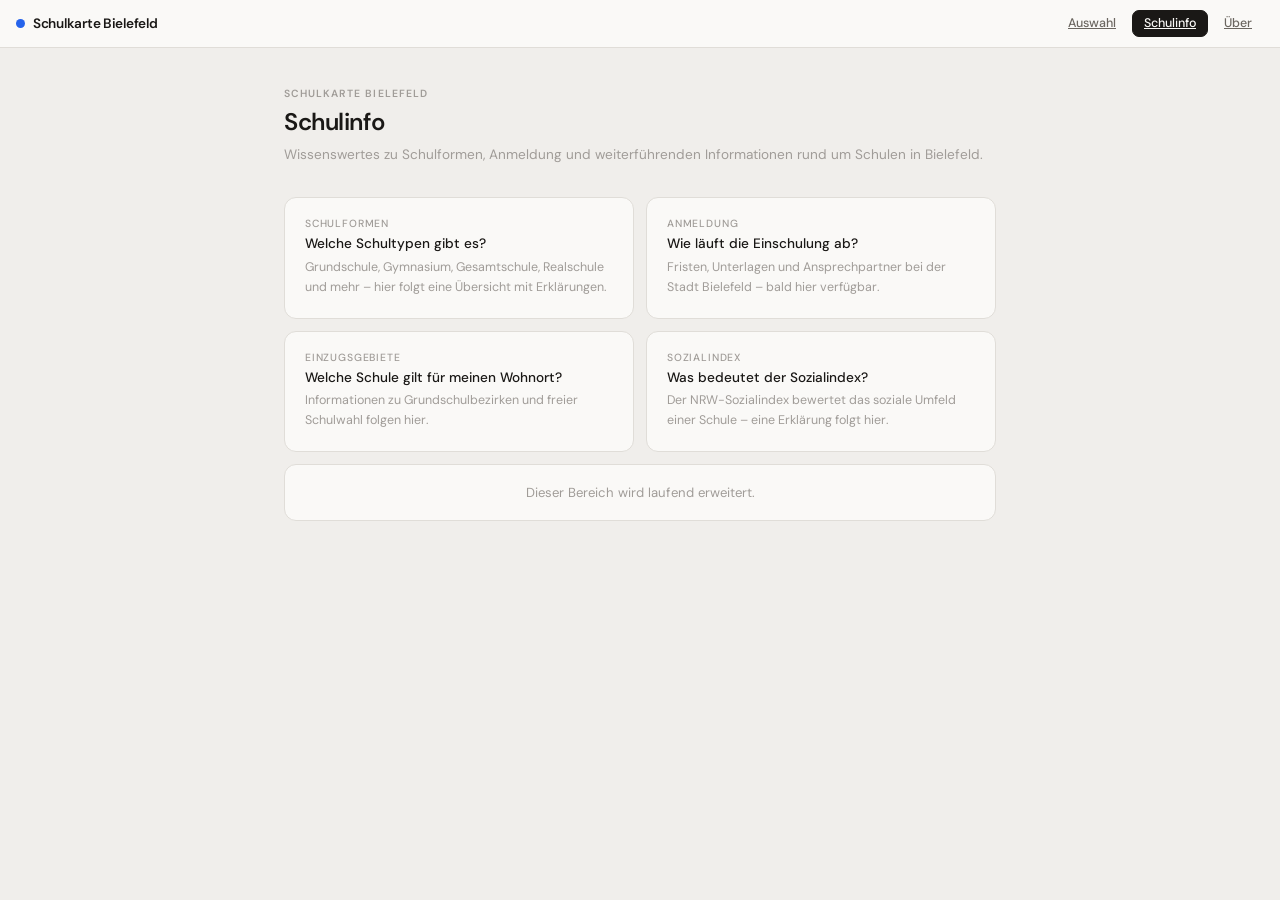
<file: bielefeld/schulinfo.html>
<!DOCTYPE html>
<html lang="de">
<head>
  <meta charset="UTF-8">
  <meta name="viewport" content="width=device-width, initial-scale=1.0">
  <title>Schulinfo – Schulkarte Bielefeld</title>

  <link rel="preconnect" href="https://fonts.googleapis.com">
  <link href="https://fonts.googleapis.com/css2?family=DM+Sans:wght@300;400;500;600&family=DM+Mono:wght@400;500&display=swap" rel="stylesheet">

  <link rel="stylesheet" href="../shared/css/tachyons.min.css">
  <link rel="stylesheet" href="../shared/css/styles.css">
</head>

<body style="min-height:100dvh;background:var(--bg);display:flex;flex-direction:column;">

  <!-- TOP NAV -->
  <nav id="topNav">
    <div class="topnav-left">
      <a href="index.html" class="topnav-home">
        <span class="topnav-dot"></span>
        <span class="topnav-title">Schulkarte Bielefeld</span>
      </a>
    </div>
    <div class="topnav-right">
      <a href="auswahl.html" class="topnav-btn">Auswahl</a>
      <a href="schulinfo.html" class="topnav-btn topnav-btn--active">Schulinfo</a>
      <a href="ueber.html" class="topnav-btn">Über</a>
    </div>
  </nav>

  <!-- CONTENT -->
  <main style="flex:1;max-width:760px;width:100%;margin:0 auto;padding:40px 24px;">

    <div style="margin-bottom:32px;">
      <div class="section-title">Schulkarte Bielefeld</div>
      <h1 style="font-size:1.5rem;font-weight:600;color:var(--text);
                 letter-spacing:-0.02em;margin:4px 0 8px;">Schulinfo</h1>
      <p style="font-size:0.85rem;color:var(--text-muted);line-height:1.6;margin:0;">
        Wissenswertes zu Schulformen, Anmeldung und weiterführenden Informationen
        rund um Schulen in Bielefeld.
      </p>
    </div>

    <div style="display:grid;grid-template-columns:1fr 1fr;gap:12px;margin-bottom:12px;">

      <div style="background:var(--sidebar-bg);border:1px solid var(--border);
                  border-radius:12px;padding:20px;">
        <div class="info-label" style="margin-bottom:6px;">Schulformen</div>
        <div style="font-size:0.85rem;font-weight:500;color:var(--text);margin-bottom:6px;">
          Welche Schultypen gibt es?
        </div>
        <div style="font-size:0.78rem;color:var(--text-muted);line-height:1.6;">
          Grundschule, Gymnasium, Gesamtschule, Realschule und mehr –
          hier folgt eine Übersicht mit Erklärungen.
        </div>
      </div>

      <div style="background:var(--sidebar-bg);border:1px solid var(--border);
                  border-radius:12px;padding:20px;">
        <div class="info-label" style="margin-bottom:6px;">Anmeldung</div>
        <div style="font-size:0.85rem;font-weight:500;color:var(--text);margin-bottom:6px;">
          Wie läuft die Einschulung ab?
        </div>
        <div style="font-size:0.78rem;color:var(--text-muted);line-height:1.6;">
          Fristen, Unterlagen und Ansprechpartner bei der Stadt Bielefeld –
          bald hier verfügbar.
        </div>
      </div>

      <div style="background:var(--sidebar-bg);border:1px solid var(--border);
                  border-radius:12px;padding:20px;">
        <div class="info-label" style="margin-bottom:6px;">Einzugsgebiete</div>
        <div style="font-size:0.85rem;font-weight:500;color:var(--text);margin-bottom:6px;">
          Welche Schule gilt für meinen Wohnort?
        </div>
        <div style="font-size:0.78rem;color:var(--text-muted);line-height:1.6;">
          Informationen zu Grundschulbezirken und freier Schulwahl
          folgen hier.
        </div>
      </div>

      <div style="background:var(--sidebar-bg);border:1px solid var(--border);
                  border-radius:12px;padding:20px;">
        <div class="info-label" style="margin-bottom:6px;">Sozialindex</div>
        <div style="font-size:0.85rem;font-weight:500;color:var(--text);margin-bottom:6px;">
          Was bedeutet der Sozialindex?
        </div>
        <div style="font-size:0.78rem;color:var(--text-muted);line-height:1.6;">
          Der NRW-Sozialindex bewertet das soziale Umfeld einer Schule –
          eine Erklärung folgt hier.
        </div>
      </div>

    </div>

    <div style="background:var(--sidebar-bg);border:1px solid var(--border);
                border-radius:12px;padding:20px;text-align:center;">
      <div style="font-size:0.82rem;color:var(--text-muted);">
        Dieser Bereich wird laufend erweitert.
      </div>
    </div>

  </main>

</body>
</html>
</file>
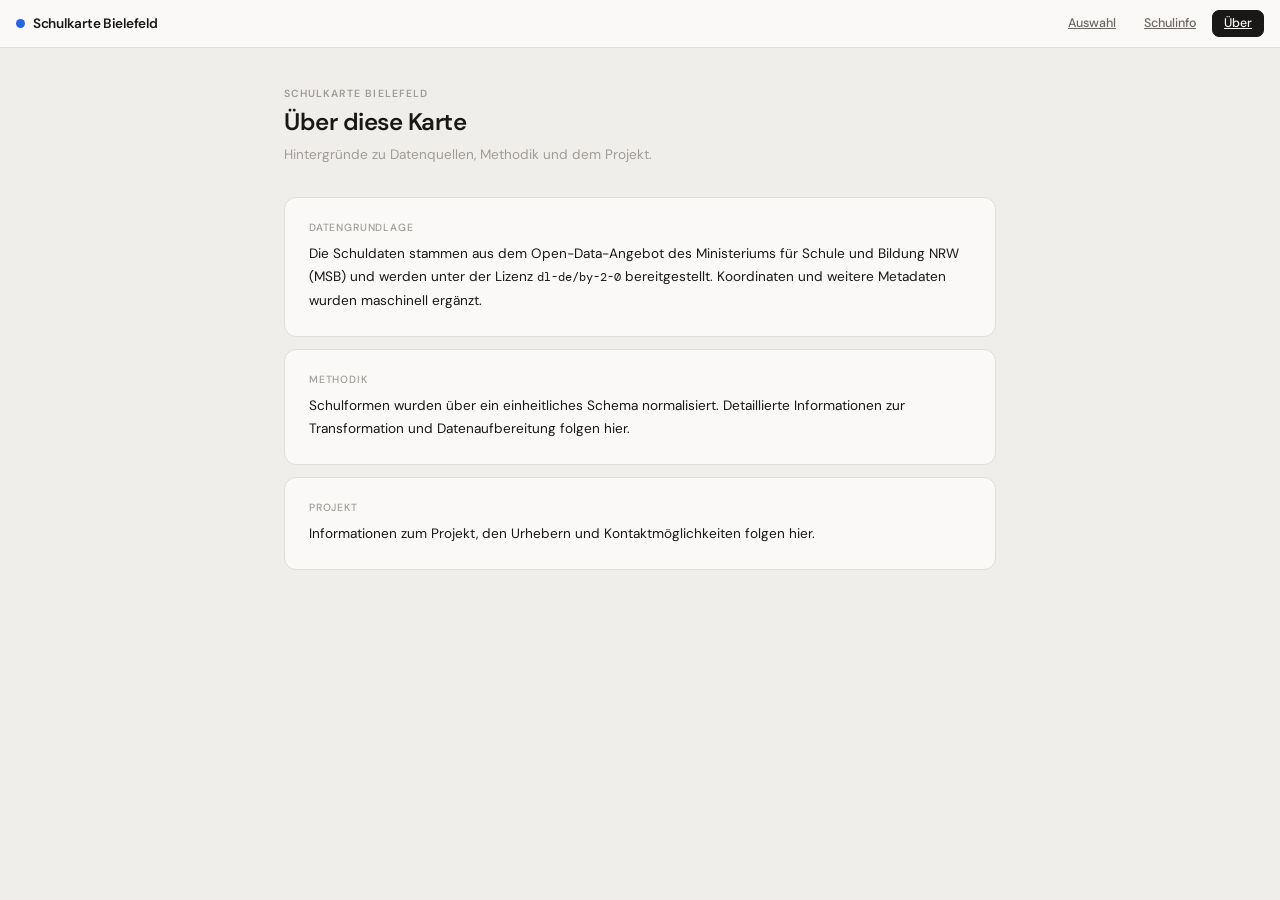
<file: bielefeld/ueber.html>
<!DOCTYPE html>
<html lang="de">
<head>
  <meta charset="UTF-8">
  <meta name="viewport" content="width=device-width, initial-scale=1.0">
  <title>Über – Schulkarte Bielefeld</title>

  <link rel="preconnect" href="https://fonts.googleapis.com">
  <link href="https://fonts.googleapis.com/css2?family=DM+Sans:wght@300;400;500;600&family=DM+Mono:wght@400;500&display=swap" rel="stylesheet">

  <link rel="stylesheet" href="../shared/css/tachyons.min.css">
  <link rel="stylesheet" href="../shared/css/styles.css">
</head>

<body style="min-height:100dvh;background:var(--bg);display:flex;flex-direction:column;">

  <!-- TOP NAV -->
  <nav id="topNav">
    <div class="topnav-left">
      <a href="index.html" class="topnav-home">
        <span class="topnav-dot"></span>
        <span class="topnav-title">Schulkarte Bielefeld</span>
      </a>
    </div>
    <div class="topnav-right">
      <a href="auswahl.html" class="topnav-btn">Auswahl</a>
      <a href="schulinfo.html" class="topnav-btn">Schulinfo</a>
      <a href="ueber.html" class="topnav-btn topnav-btn--active">Über</a>
    </div>
  </nav>

  <!-- CONTENT -->
  <main style="flex:1;max-width:760px;width:100%;margin:0 auto;padding:40px 24px;">

    <div style="margin-bottom:32px;">
      <div class="section-title">Schulkarte Bielefeld</div>
      <h1 style="font-size:1.5rem;font-weight:600;color:var(--text);
                 letter-spacing:-0.02em;margin:4px 0 8px;">Über diese Karte</h1>
      <p style="font-size:0.85rem;color:var(--text-muted);line-height:1.6;margin:0;">
        Hintergründe zu Datenquellen, Methodik und dem Projekt.
      </p>
    </div>

    <div style="display:flex;flex-direction:column;gap:12px;">

      <div style="background:var(--sidebar-bg);border:1px solid var(--border);
                  border-radius:12px;padding:24px;">
        <div class="info-label" style="margin-bottom:8px;">Datengrundlage</div>
        <div style="font-size:0.85rem;color:var(--text);line-height:1.7;">
          Die Schuldaten stammen aus dem Open-Data-Angebot des Ministeriums für
          Schule und Bildung NRW (MSB) und werden unter der Lizenz
          <span style="font-family:'DM Mono',monospace;font-size:0.78rem;">dl-de/by-2-0</span>
          bereitgestellt. Koordinaten und weitere Metadaten wurden maschinell ergänzt.
        </div>
      </div>

      <div style="background:var(--sidebar-bg);border:1px solid var(--border);
                  border-radius:12px;padding:24px;">
        <div class="info-label" style="margin-bottom:8px;">Methodik</div>
        <div style="font-size:0.85rem;color:var(--text);line-height:1.7;">
          Schulformen wurden über ein einheitliches Schema normalisiert.
          Detaillierte Informationen zur Transformation und Datenaufbereitung
          folgen hier.
        </div>
      </div>

      <div style="background:var(--sidebar-bg);border:1px solid var(--border);
                  border-radius:12px;padding:24px;">
        <div class="info-label" style="margin-bottom:8px;">Projekt</div>
        <div style="font-size:0.85rem;color:var(--text);line-height:1.7;">
          Informationen zum Projekt, den Urhebern und Kontaktmöglichkeiten
          folgen hier.
        </div>
      </div>

    </div>

  </main>

</body>
</html>
</file>
<file: shared/css/styles.css>
/* =============================================
   CSS CUSTOM PROPERTIES
   ============================================= */
:root {
  --bg: #f0eeeb;
  --sidebar-bg: #faf9f7;
  --border: #e0ddd8;
  --text: #1a1816;
  --text-secondary: #6b6660;
  --text-muted: #a09c98;
  --accent: #2563eb;
  --chip-bg: #eceae6;
  --chip-active: #1a1816;
  --chip-active-text: #faf9f7;

  --color-grundschule:   #2563eb;
  --color-gymnasium:     #7c3aed;
  --color-gesamtschule:  #059669;
  --color-hauptschule:   #0d9488;
  --color-realschule:    #0891b2;
  --color-sekundarschule:#047857;
  --color-foerderschule: #db2777;
  --color-berufsschule:  #d97706;
  --color-freie-schule:  #7c3aed;
  --color-andere:        #71717a;
}

/* =============================================
   BASE
   ============================================= */
*, *::before, *::after { box-sizing: border-box; }

html, body {
  margin: 0; padding: 0; height: 100%;
  font-family: 'DM Sans', sans-serif;
}

#map { height: 100%; width: 100%; }

/* =============================================
   SIDEBAR — desktop vs mobile
   ============================================= */

/* Desktop: static right column */
.sidebar-desktop {
  position: relative;
  z-index: 10;
}

/* Mobile (<60em = Tachyons -l breakpoint ≈ 960px, we use 640px) */
@media (max-width: 60em) {
  #sidebar {
    position: fixed !important;
    top: 0; right: 0; bottom: 0;
    z-index: 1500;
    transform: translateX(100%);
    transition: transform .25s cubic-bezier(.4,0,.2,1);
    box-shadow: -4px 0 24px rgba(0,0,0,.12);
  }
  #sidebar.open {
    transform: translateX(0);
  }
  /* Burger visible on mobile */
  #burgerBtn  { display: flex !important; }
  #sidebarCloseBtn { display: flex !important; }
}

aside::-webkit-scrollbar { width: 4px; }
aside::-webkit-scrollbar-track { background: transparent; }
aside::-webkit-scrollbar-thumb { background: var(--border); border-radius: 4px; }

/* =============================================
   TYPOGRAPHY HELPERS
   ============================================= */
h1, h2, h3, h4 { letter-spacing: -0.02em; }

.section-title {
  font-size: 0.65rem;
  font-weight: 600;
  text-transform: uppercase;
  letter-spacing: 0.1em;
  color: var(--text-muted);
  margin-bottom: 0.5rem;
}

.info-label {
  font-size: 0.65rem;
  font-weight: 500;
  text-transform: uppercase;
  letter-spacing: 0.08em;
  color: var(--text-muted);
  margin-bottom: 2px;
}

/* =============================================
   DIVIDER
   ============================================= */
.divider {
  height: 1px;
  background: var(--border);
  margin: 14px 0;
}

/* =============================================
   SEARCH
   ============================================= */
.search-wrap { position: relative; }

.search-icon {
  position: absolute;
  left: 10px; top: 50%;
  transform: translateY(-50%);
  color: var(--text-muted);
  pointer-events: none;
  font-size: 14px;
}

#searchInput {
  width: 100%;
  padding: 8px 10px 8px 32px;
  border: 1px solid var(--border);
  border-radius: 8px;
  background: white;
  font-family: 'DM Sans', sans-serif;
  font-size: 0.8rem;
  color: var(--text);
  outline: none;
  transition: border-color .15s;
}
#searchInput:focus       { border-color: var(--accent); }
#searchInput::placeholder { color: var(--text-muted); }

#resultCount {
  font-family: 'DM Mono', monospace;
  font-size: 0.7rem;
  color: var(--text-muted);
}
#resultCount span { color: var(--accent); font-weight: 500; }

/* =============================================
   YEAR BUTTONS
   ============================================= */
.year-btn {
  padding: 5px 12px;
  border-radius: 6px;
  font-size: 0.75rem;
  font-weight: 500;
  cursor: pointer;
  border: 1px solid var(--border);
  background: white;
  color: var(--text-secondary);
  transition: all .15s;
  white-space: nowrap;
  font-family: 'DM Sans', sans-serif;
}
.year-btn:hover  { border-color: var(--accent); color: var(--accent); }
.year-btn.active { background: var(--chip-active); border-color: var(--chip-active); color: var(--chip-active-text); }

/* =============================================
   FILTER CHIPS
   ============================================= */
.filter-chip {
  display: flex;
  align-items: center;
  gap: 8px;
  padding: 6px 10px;
  border-radius: 8px;
  cursor: pointer;
  font-size: 0.78rem;
  color: var(--text-secondary);
  transition: background .12s;
  border: none;
  background: none;
  width: 100%;
  font-family: 'DM Sans', sans-serif;
}
.filter-chip:hover        { background: var(--chip-bg); }
.filter-chip input        { display: none; }
.filter-chip.checked      { color: var(--text); }

.chip-dot {
  width: 10px; height: 10px;
  border-radius: 50%;
  flex-shrink: 0;
  opacity: 0.3;
  transition: opacity .15s;
}
.filter-chip.checked .chip-dot { opacity: 1; }

/* =============================================
   CARRIER CHIPS
   ============================================= */
.carrier-chip {
  display: flex;
  align-items: center;
  gap: 6px;
  padding: 5px 10px;
  border-radius: 6px;
  cursor: pointer;
  font-size: 0.75rem;
  color: var(--text-secondary);
  border: 1px solid var(--border);
  background: white;
  transition: all .15s;
  font-family: 'DM Sans', sans-serif;
}
.carrier-chip input   { display: none; }
.carrier-chip.checked { background: var(--chip-active); border-color: var(--chip-active); color: white; }

/* =============================================
   WATCHLIST FILTER BUTTON
   ============================================= */
.watchlist-filter-btn {
  display: flex;
  align-items: center;
  gap: 6px;
  padding: 7px 12px;
  border-radius: 8px;
  border: 1px solid var(--border);
  background: white;
  font-size: 0.75rem;
  font-family: 'DM Sans', sans-serif;
  color: var(--text-secondary);
  cursor: pointer;
  transition: all .15s;
}
.watchlist-filter-btn.active {
  background: #fef3c7;
  border-color: #d97706;
  color: #92400e;
  font-weight: 500;
}
.watchlist-badge {
  margin-left: auto;
  background: #d97706;
  color: white;
  font-size: 0.65rem;
  font-weight: 600;
  border-radius: 99px;
  padding: 1px 6px;
  min-width: 18px;
  text-align: center;
}

/* =============================================
   BOOKMARK BUTTON (inside overlay)
   ============================================= */
.bookmark-btn {
  display: inline-flex;
  align-items: center;
  gap: 5px;
  padding: 5px 10px;
  border-radius: 6px;
  border: 1px solid var(--border);
  background: white;
  font-size: 0.73rem;
  font-family: 'DM Sans', sans-serif;
  color: var(--text-secondary);
  cursor: pointer;
  transition: all .15s;
  white-space: nowrap;
}
.bookmark-btn:hover { border-color: var(--accent); color: var(--accent); }
.bookmark-btn.saved { background: #fef3c7; border-color: #d97706; color: #92400e; }
.bookmark-btn svg   { width: 13px; height: 13px; flex-shrink: 0; }

/* =============================================
   REMOVE / CLOSE BUTTON
   ============================================= */
.remove-btn {
  background: none;
  border: none;
  cursor: pointer;
  color: var(--text-muted);
  line-height: 1;
  padding: 2px 4px;
  flex-shrink: 0;
  transition: color .12s;
  font-family: 'DM Sans', sans-serif;
}
.remove-btn:hover { color: #dc2626; }

/* =============================================
   OVERLAY FOOTER LINKS
   ============================================= */
.overlay-link {
  font-size: 0.73rem;
  color: var(--text-muted);
  text-decoration: none;
}
.overlay-link.accent { color: var(--accent); }
.overlay-link:hover  { opacity: .75; }

/* =============================================
   OVERLAY CONTACT SUB-HEADER
   ============================================= */
.overlay-contact-item {
  font-size: 0.73rem;
  color: var(--text-secondary);
  text-decoration: none;
  white-space: nowrap;
}
.overlay-contact-link:hover { color: var(--accent); }

/* =============================================
   TOP NAV
   ============================================= */
#topNav {
  display: flex;
  align-items: center;
  justify-content: space-between;
  height: 48px;
  padding: 0 16px;
  background: var(--sidebar-bg);
  border-bottom: 1px solid var(--border);
  flex-shrink: 0;
  z-index: 600;
  gap: 12px;
}

.topnav-left {
  display: flex;
  align-items: center;
  gap: 8px;
  min-width: 0;
}

.topnav-home {
  display: flex;
  align-items: center;
  gap: 8px;
  text-decoration: none;
  min-width: 0;
}
.topnav-home:hover .topnav-title { color: var(--accent); }

.topnav-dot {
  width: 9px;
  height: 9px;
  border-radius: 50%;
  background: var(--accent);
  flex-shrink: 0;
}

.topnav-title {
  font-size: 0.85rem;
  font-weight: 600;
  color: var(--text);
  letter-spacing: -0.02em;
  white-space: nowrap;
  overflow: hidden;
  text-overflow: ellipsis;
}

.topnav-right {
  display: flex;
  align-items: center;
  gap: 4px;
  flex-shrink: 0;
}

.topnav-btn {
  display: inline-flex;
  align-items: center;
  gap: 5px;
  padding: 5px 11px;
  border-radius: 7px;
  border: 1px solid transparent;
  background: none;
  font-family: 'DM Sans', sans-serif;
  font-size: 0.78rem;
  font-weight: 500;
  color: var(--text-secondary);
  cursor: pointer;
  transition: all .15s;
  white-space: nowrap;
}
.topnav-btn:hover  { background: var(--chip-bg); color: var(--text); }
.topnav-btn.active,
.topnav-btn--active {
  background: var(--chip-active);
  color: var(--chip-active-text);
  border-color: var(--chip-active);
}
.topnav-btn.active .topnav-badge,
.topnav-btn--active .topnav-badge { background: rgba(255,255,255,.25); color: #fff; }

.topnav-badge {
  display: inline-flex;
  align-items: center;
  justify-content: center;
  min-width: 16px;
  height: 16px;
  padding: 0 4px;
  border-radius: 99px;
  background: #d97706;
  color: #fff;
  font-size: 0.6rem;
  font-weight: 700;
  line-height: 1;
}

/* =============================================
   NAV PANELS (float over map)
   ============================================= */
.nav-panel {
  position: absolute;
  top: 12px;
  left: 12px;
  width: min(480px, calc(100% - 24px));
  max-height: calc(100% - 24px);
  background: var(--sidebar-bg);
  border: 1px solid var(--border);
  border-radius: 14px;
  box-shadow: 0 8px 32px rgba(0,0,0,.14);
  z-index: 500;
  display: flex;
  flex-direction: column;
  overflow: hidden;
}

.nav-panel-header {
  display: flex;
  align-items: center;
  justify-content: space-between;
  padding: 14px 16px;
  border-bottom: 1px solid var(--border);
  flex-shrink: 0;
}

.nav-panel-title {
  font-size: 0.9rem;
  font-weight: 600;
  color: var(--text);
  letter-spacing: -0.01em;
}

.nav-panel-sub {
  font-size: 0.7rem;
  color: var(--text-muted);
  margin-top: 1px;
}

.nav-panel-body {
  overflow-y: auto;
  flex: 1;
  padding: 12px;
}

.nav-panel-placeholder {
  font-size: 0.8rem;
  color: var(--text-muted);
  line-height: 1.6;
  padding: 8px 4px;
}

/* =============================================
   AUSWAHL PAGE
   ============================================= */
.auswahl-card {
  background: var(--sidebar-bg);
  border: 1px solid var(--border);
  border-radius: 12px;
  box-shadow: 0 2px 12px rgba(0,0,0,.06);
  overflow: hidden;
  margin-bottom: 24px;
}

/* Map */
.auswahl-map {
  width: 100%;
  height: 200px;
  position: relative;
  overflow: hidden;
  background: #e8eef5;
}
.auswahl-map iframe {
  width: 100%;
  height: 100%;
  border: none;
  display: block;
}
.auswahl-map-pin {
  position: absolute;
  top: 10px;
  left: 10px;
  display: flex;
  align-items: center;
  gap: 5px;
  background: white;
  border-radius: 6px;
  padding: 4px 10px;
  font-size: 0.7rem;
  font-weight: 500;
  color: var(--text-secondary);
  box-shadow: 0 1px 6px rgba(0,0,0,.15);
  pointer-events: none;
}
.auswahl-map-dot {
  width: 8px;
  height: 8px;
  border-radius: 50%;
  background: var(--dot-color, var(--accent));
  flex-shrink: 0;
}

/* Card body */
.auswahl-body {
  padding: 20px 22px;
}

.auswahl-body-top {
  display: flex;
  align-items: flex-start;
  justify-content: space-between;
  gap: 12px;
  margin-bottom: 4px;
}

.auswahl-card-name {
  font-size: 1.05rem;
  font-weight: 600;
  color: var(--text);
  line-height: 1.25;
  letter-spacing: -0.01em;
  margin-bottom: 3px;
}

.auswahl-card-addr {
  font-size: 0.75rem;
  color: var(--text-muted);
  margin-bottom: 6px;
}

.auswahl-contact {
  display: flex;
  flex-wrap: wrap;
  gap: 4px 12px;
  margin-top: 4px;
}
.auswahl-contact-link {
  font-size: 0.73rem;
  color: var(--text-secondary);
  text-decoration: none;
}
.auswahl-contact-link:hover { color: var(--accent); }

.auswahl-remove-btn {
  background: none;
  border: none;
  cursor: pointer;
  color: var(--text-muted);
  font-size: 0.85rem;
  padding: 2px 4px;
  line-height: 1;
  transition: color .12s;
  flex-shrink: 0;
}
.auswahl-remove-btn:hover { color: #dc2626; }

/* Note */
.auswahl-note {
  font-size: 0.82rem;
  color: var(--text-secondary);
  line-height: 1.65;
  margin: 14px 0 0;
  padding-top: 14px;
  border-top: 1px solid var(--border);
}

/* Stats grid */
.auswahl-grid {
  display: grid;
  grid-template-columns: repeat(auto-fill, minmax(140px, 1fr));
  gap: 8px;
  margin-top: 16px;
}
.auswahl-cell {
  background: var(--bg);
  border-radius: 8px;
  padding: 9px 12px;
}
.auswahl-cell-label {
  font-size: 0.6rem;
  text-transform: uppercase;
  letter-spacing: 0.07em;
  color: var(--text-muted);
  margin-bottom: 3px;
}
.auswahl-cell-val {
  font-size: 0.8rem;
  font-weight: 500;
  color: var(--text);
  line-height: 1.3;
}

/* Tags */
.auswahl-tags {
  display: flex;
  flex-wrap: wrap;
  gap: 5px;
  margin-top: 12px;
}
.auswahl-tag {
  font-size: 0.65rem;
  padding: 3px 9px;
  border-radius: 999px;
  background: var(--chip-bg);
  border: 1px solid var(--border);
  color: var(--text-secondary);
  white-space: nowrap;
}

@media print {
  #topNav, .auswahl-remove-btn, .no-print { display: none !important; }
  .auswahl-card { break-inside: avoid; }
}

/* =============================================
   LEAFLET OVERRIDES
   ============================================= */
.leaflet-popup-content-wrapper {
  border-radius: 10px;
  font-family: 'DM Sans', sans-serif;
  font-size: 0.8rem;
  box-shadow: 0 4px 20px rgba(0,0,0,.12);
}
</file>
